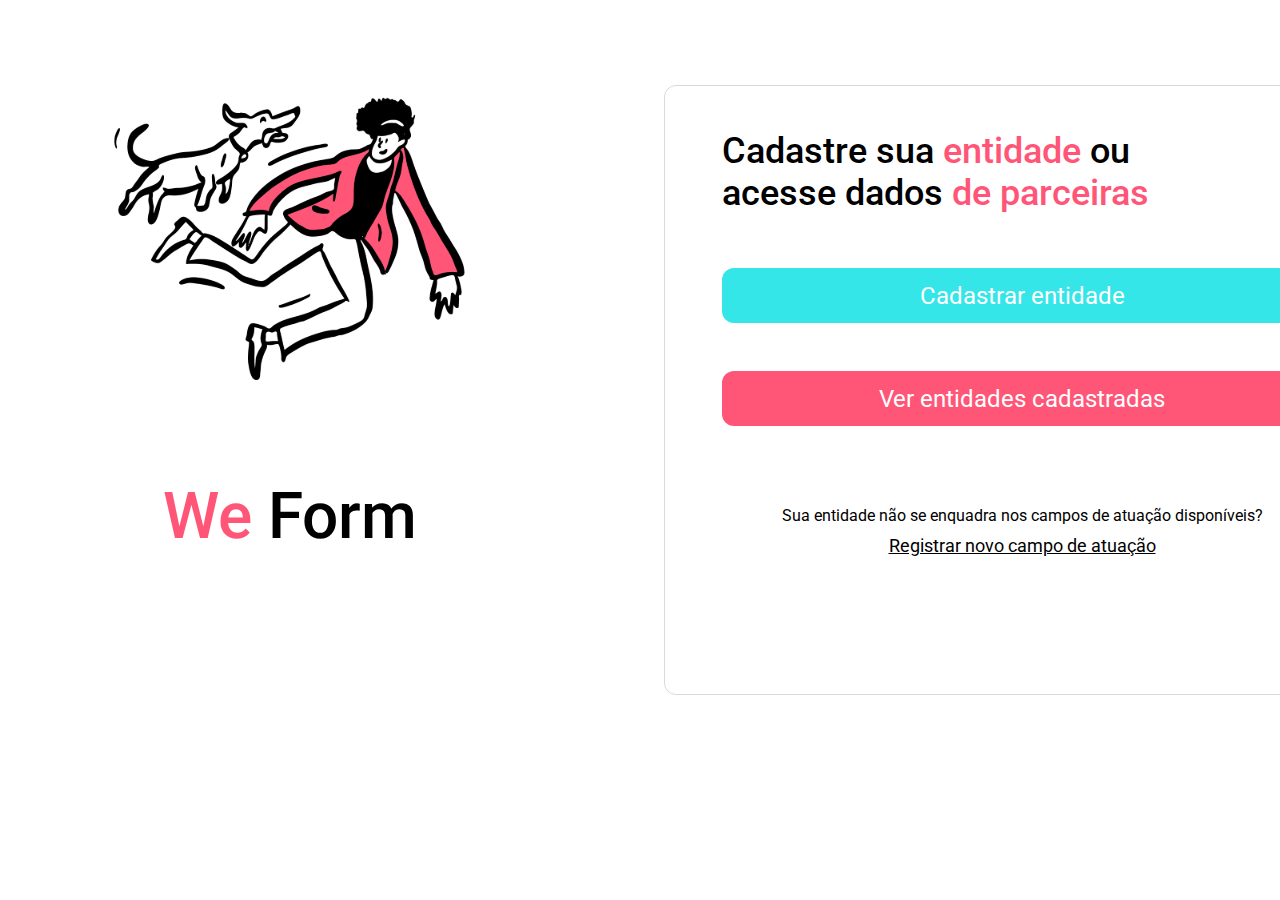
<file: index.html>
<!DOCTYPE html>
<html lang="pt-br">

<head>
    <meta charset="UTF-8">
    <meta name="viewport" content="width=device-width, initial-scale=1.0">
    <title>Document</title>
    <link rel="stylesheet" href="style.css">
    <link rel="preconnect" href="https://fonts.googleapis.com">
    <link rel="preconnect" href="https://fonts.gstatic.com" crossorigin>
    <link href="https://fonts.googleapis.com/css2?family=Roboto:wght@100;300;400;500;700&display=swap" rel="stylesheet">
</head>

<body>
    <div class="content">
        <aside>
            <img src="assets/hero.svg" alt="">
            <h1><span>We</span> Form</h1>
        </aside>
        <main>
            <h2>Cadastre sua <span>entidade</span> ou acesse dados <span>de parceiras</span></h2>
            <div class="action-buttons">
                <a href="entidade-cadastro.html">Cadastrar entidade</a>
                <a href="">Ver entidades cadastradas</a>
            </div>

            <footer>
                <p>Sua entidade não se enquadra nos campos de atuação disponíveis?</p>
                <a href="">Registrar novo campo de atuação</a>
            </footer>
        </main>
    </div>
</body>

</html>
</file>
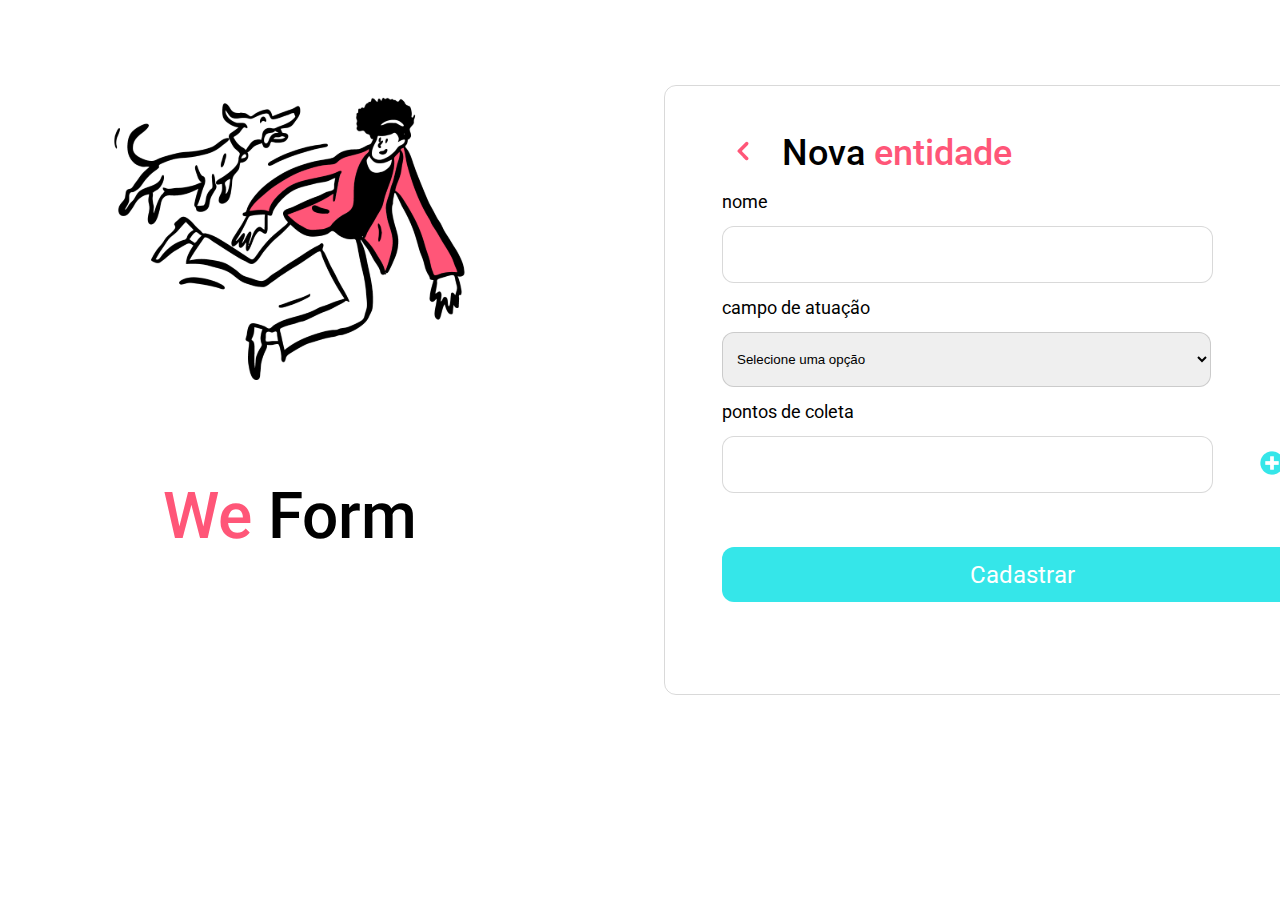
<file: entidade-cadastro.html>
<!DOCTYPE html>
<html lang="pt-br">

<head>
    <meta charset="UTF-8">
    <meta name="viewport" content="width=device-width, initial-scale=1.0">
    <title>Document</title>
    <link rel="stylesheet" href="style.css">
    <link rel="preconnect" href="https://fonts.googleapis.com">
    <link rel="preconnect" href="https://fonts.gstatic.com" crossorigin>
    <link href="https://fonts.googleapis.com/css2?family=Roboto:wght@100;300;400;500;700&display=swap" rel="stylesheet">
</head>

<body>
    <div class="content">
        <aside>
            <img src="assets/hero.svg" alt="">
            <h1><span>We</span> Form</h1>
        </aside>
        <main>
            <header>
                <a href="index.html"><img src="assets/left-arrow.png" alt=""></a>
                <h2>Nova <span>entidade</span></h2>
            </header>


            <form>

                <label for="input-name">nome</label>
                <input type="text" id="input-name">

                <div class="select-div">
                    <label for="input-field">campo de atuação</label>

                    <select type="text" id="input-field">
                        <option value="" >Selecione uma opção</option>
                        <option value="abrigo">Abrigo de animais</option>
                        <option value="alimentacao">Centro de alimentação</option>
                        <option value="creche">Creche infantil</option>
                    </select>
                </div>

                <div class="points">
                    <label for="input-point">pontos de coleta</label>
                    <input type="text" id="input-point">
                    <button><img src="assets/plus-circle.png" alt=""></button>
                </div>
            </form>

            <div class="action-buttons">
                <a href="">Cadastrar</a>
            </div>

        </main>
    </div>
</body>

</html>
</file>
<file: style.css>
* {
  margin: 0;
  padding: 0;
  ox-sizing: border-box;
}

:root {
  font-size: 62.5%;
  --default-border: 0.1rem solid rgba(0, 0, 0, 0.15);
  --default-border-radius: 1.2rem;
}

body {
  font-family: "Roboto", "sans-serif";
  font-size: 1.4rem;
}

.content {
  display: grid;
  grid-template-areas:
    ". . . . ."
    ". hero . form ."
    ". hero . form ."
    ". . . . .";
  gap: 8.5rem;
}

main {
  grid-area: form;
}

aside {
  grid-area: hero;
}

aside h1 {
  font-size: 6.4rem;
  font-weight: 500;
  line-height: 75px;
  text-align: center;
  margin-top: 8.4rem;
}

aside h1 span,
main h2 span {
  color: #ff5678;
}

main {
  width: 60rem;
  height: 52rem;
  border: var(--default-border);
  padding: 4.4rem 5.7rem;
  border-radius: var(--default-border-radius);
}

main h2 {
  max-width: 43rem;
  font-size: 3.6rem;
  font-weight: 500;
}

main .action-buttons {
  display: flex;
  flex-direction: column;
}

main .action-buttons a {
  background-color: #35e6e9;
  height: 5.5rem;
  font-size: 2.4rem;
  border-radius: var(--default-border-radius);
  text-decoration: none;
  color: #fff;
  margin-top: 5.4rem;

  display: flex;
  justify-content: center;
  align-items: center;
}

main .action-buttons a + a {
  background-color: #ff5678;
  margin-top: 4.8rem;
}

main footer p {
  font-size: 1.6rem;
  margin-top: 8rem;
  text-align: center;
}

main footer a {
  margin-top: 1rem;
  font-size: 1.8rem;
  display: block;
  text-align: center;
  color: #000;
}

main header {
  display: flex;
  align-items: center;
  gap: 1.8rem;
}

main form {
  margin-top: 1.6rem;
}

main form label {
  font-size: 1.8rem;
  font-weight: 400;
  display: block;
  margin: 1.4rem 0 1.4rem 0;
}

main form :is(input, select){
    width: 48.9rem;
    height: 5.5rem;
    border-radius: var(--default-border-radius);
    border: var(--default-border);
}

main form select {
    padding: 1rem;
}

main form .points {
  position: relative;
}

main form input + button {
    position: absolute;
    right: 3.8rem;
    top: calc(2.7rem + 2.3rem);
  border: none;
  background-color: transparent;
  cursor: pointer;
}
</file>
